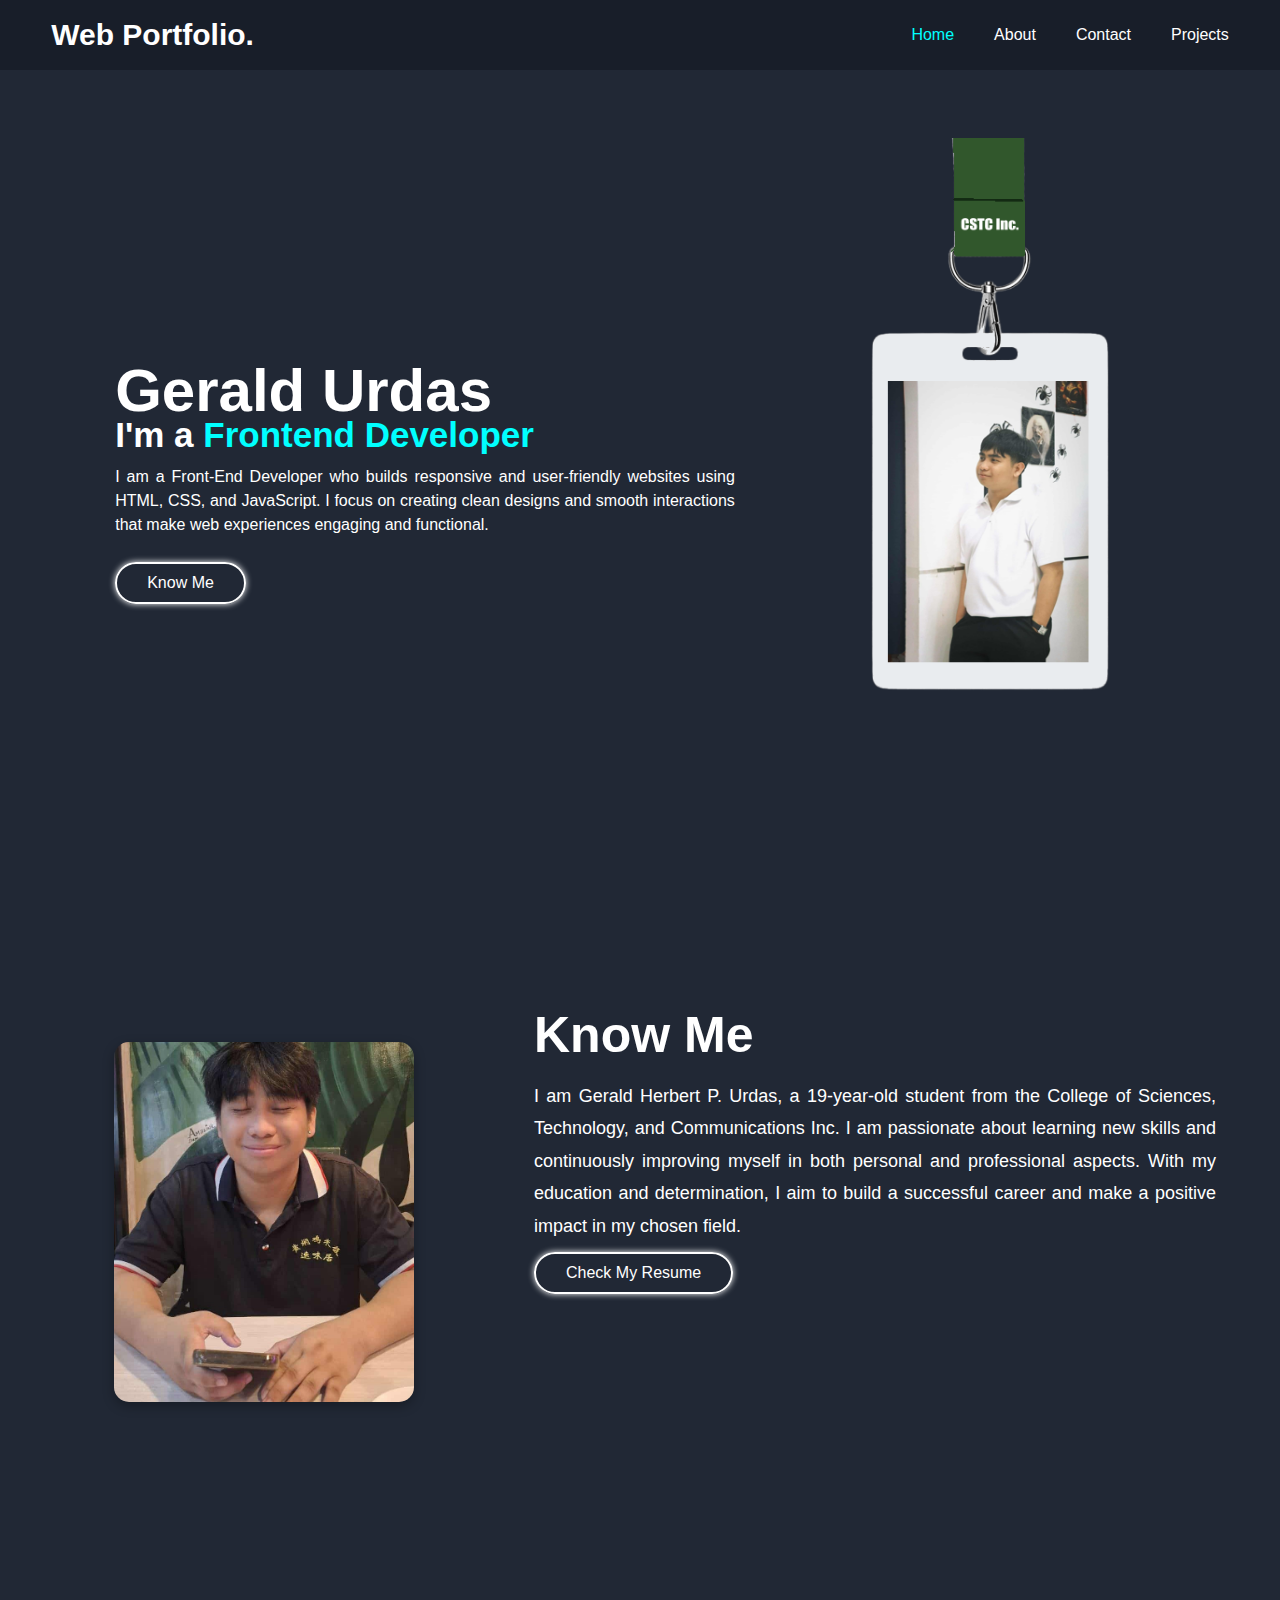
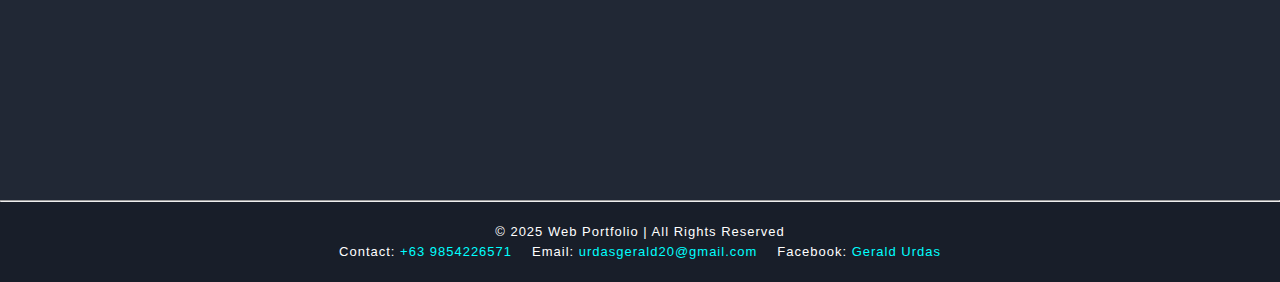
<file: index.html>
<!DOCTYPE html>
<html lang="en">
<head>
  <meta charset="UTF-8">
  <meta name="viewport" content="width=device-width, initial-scale=1.0">
  <title>Home</title>
  <link rel="stylesheet" href="index.css">
</head>
<body>
    
<nav class="navbar">
  <a href="#" class="logo">Web Portfolio.</a>

  <div class="menu-toggle" id="menu-toggle">
    <span></span>
    <span></span>
    <span></span>
  </div>

  <ul class="nav-links" id="nav-links">
    <li><a href="#" class="active">Home</a></li>
    <li><a href="about.html">About</a></li>
    <li><a href="contact.html">Contact</a></li>
    <li><a href="projects.html">Projects</a></li>
  </ul>
</nav> 

<section class="home">
  <div class="home-info">
    <h1>Gerald Urdas</h1>
    <h2>I'm a <span style="color: aqua;">Frontend Developer</span></h2>
    <p>I am a Front-End Developer who builds responsive and user-friendly websites using HTML, CSS, and JavaScript. I focus on creating clean designs and smooth interactions that make web experiences engaging and functional.</p>
    <div class="button">
      <a href="#know-me" class="btn">Know Me</a>
    </div>
  </div>

  <div class="image">
    <img src="id1.png" alt="">
  </div>
</section>

<section id="know-me">
  <div class="text">
    <h1>Know Me</h1>
    <p>I am Gerald Herbert P. Urdas, a 19-year-old student from the College of Sciences, Technology, and Communications Inc. I am passionate about learning new skills and continuously improving myself in both personal and professional aspects. With my education and determination, I aim to build a successful career and make a positive impact in my chosen field.</p>
  </div>

  <div class="know-pic">
    <img src="pic.jpeg" alt="">
  </div>

  <div class="rbutton">
    <a href="resume.html" class="btn">Check My Resume</a>
  </div>
</section>

<hr>

<footer class="footer">
  <p>© 2025 Web Portfolio | All Rights Reserved</p>
  <div class="contact-info">
    <p>Contact: <span style="color: aqua;">+63 9854226571</span></p>
    <p>Email: <span style="color: aqua;">urdasgerald20@gmail.com</span></p>
    <p>Facebook: <a href="https://www.facebook.com/GeraldHerbertUrdas" target="_blank">Gerald Urdas</a></p>
  </div>
</footer>

<script src="index.js"></script>

</body>
</html>
</file>
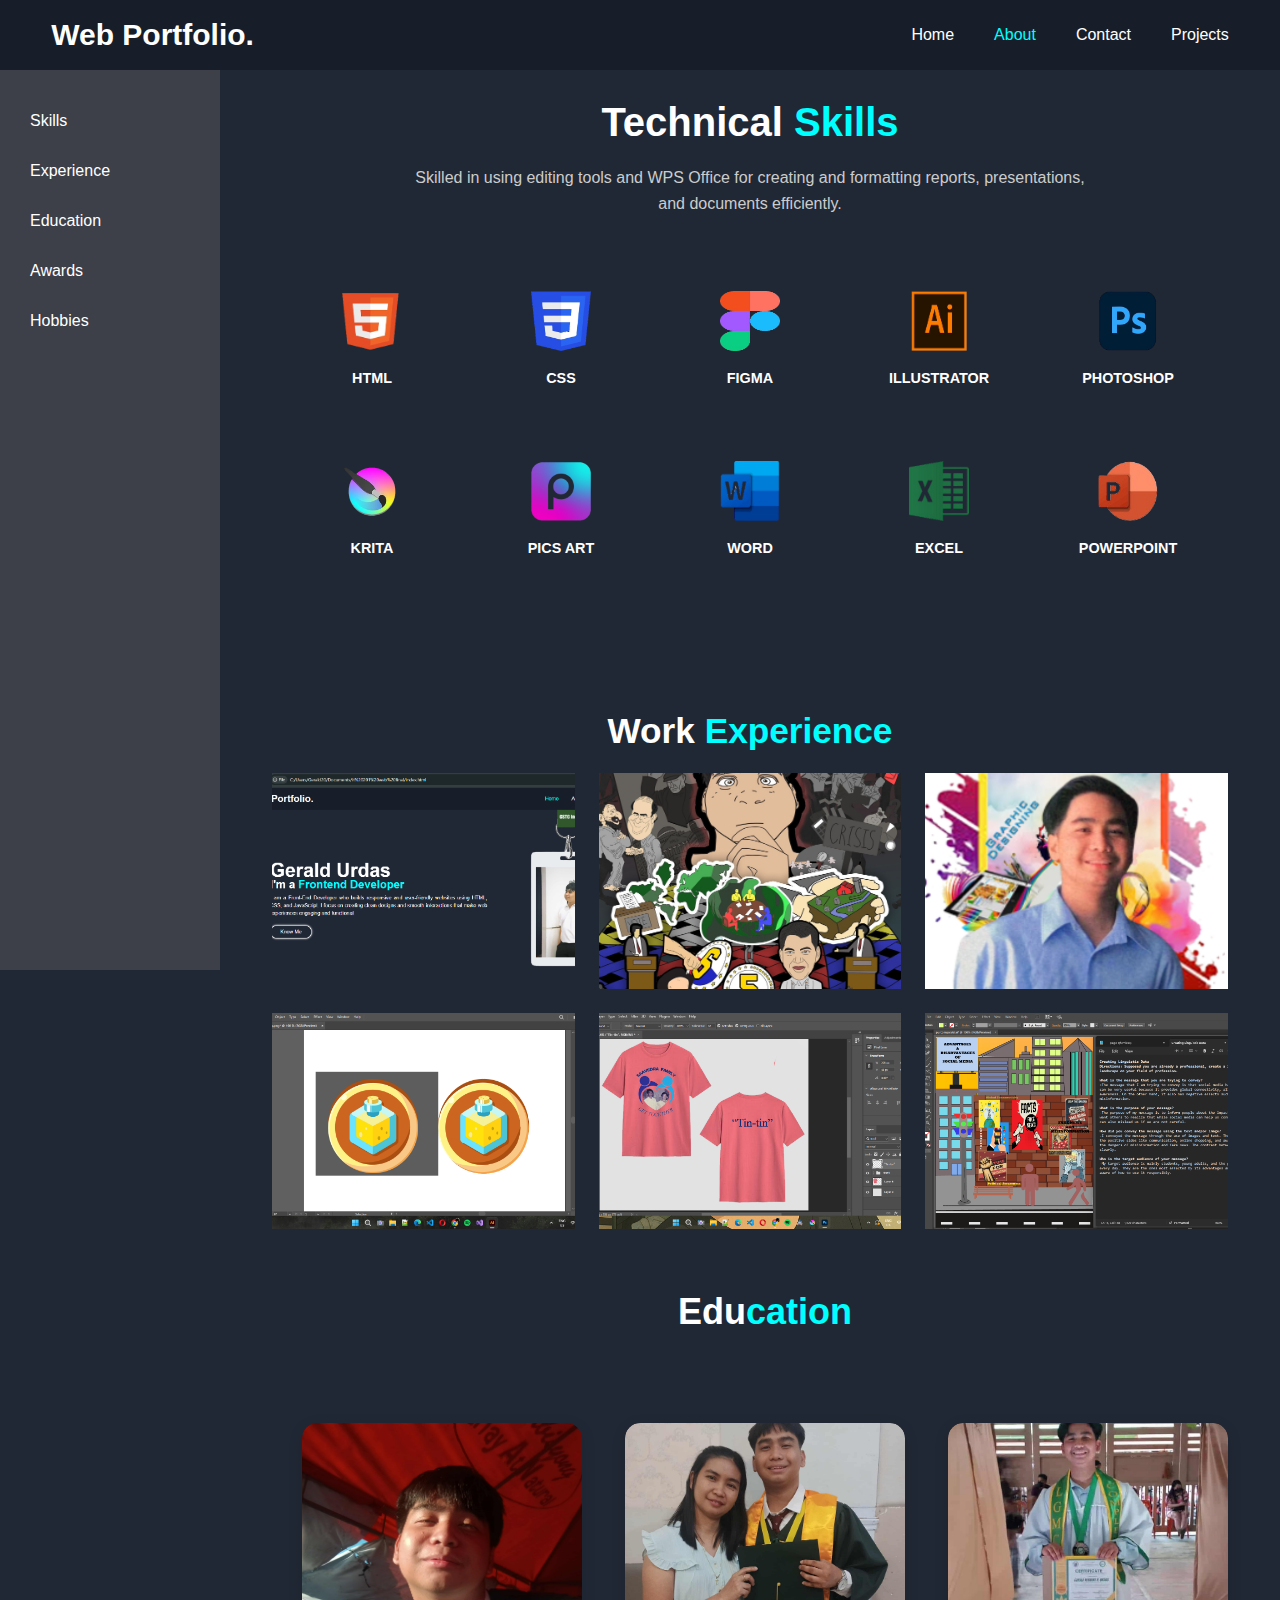
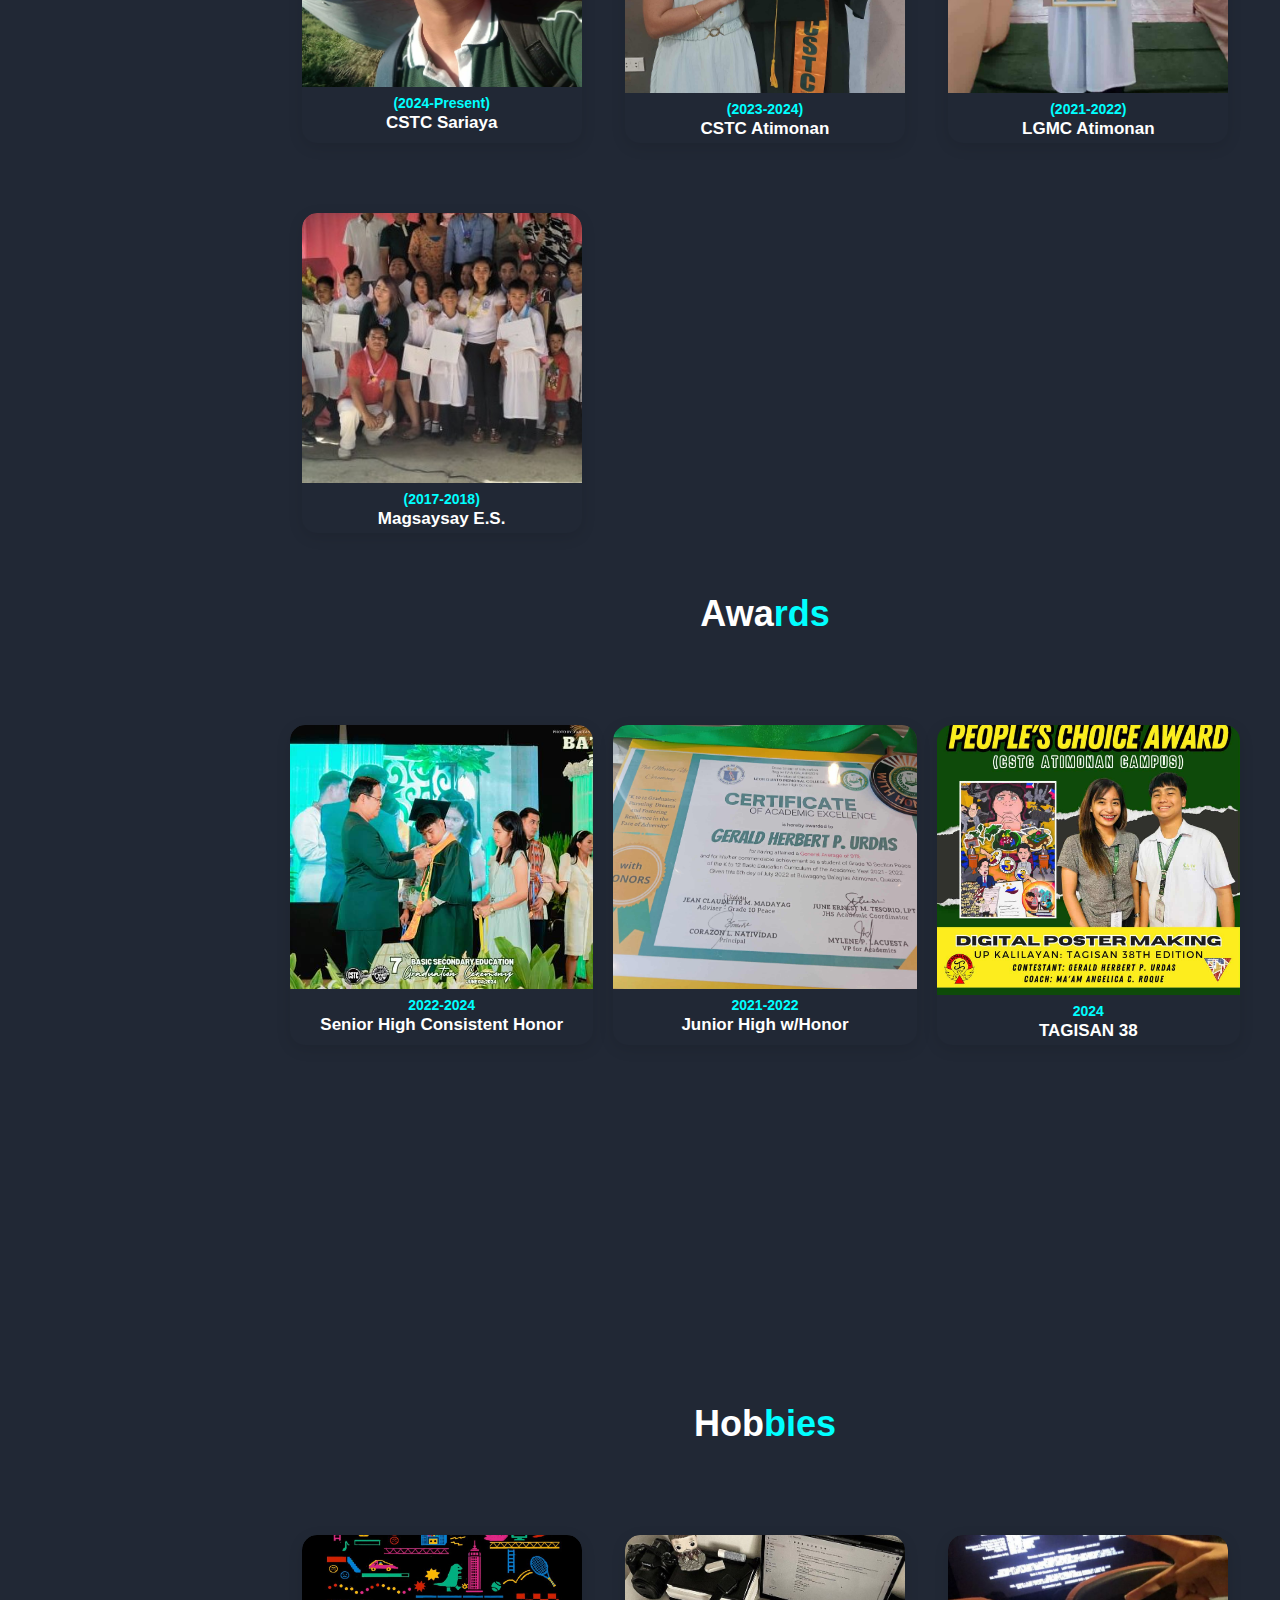
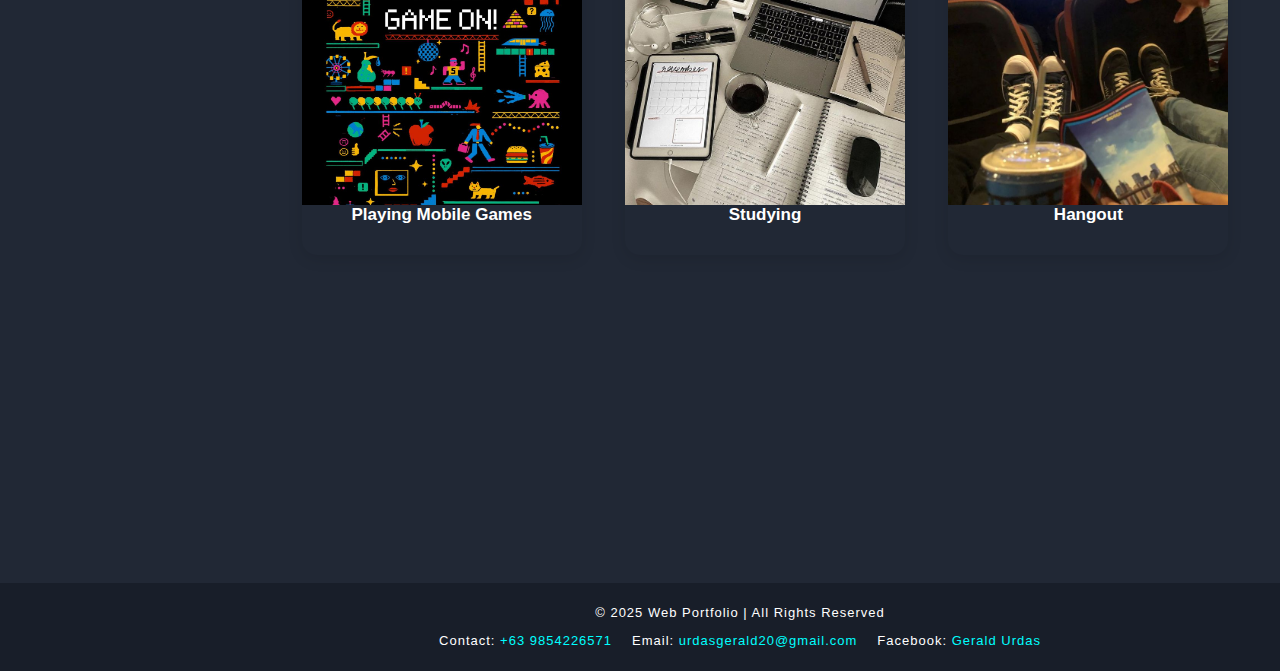
<file: about.html>
<!DOCTYPE html>
<html lang="en">
<head>
  <meta charset="UTF-8" />
  <meta name="viewport" content="width=device-width, initial-scale=1.0" />
  <title>About</title>
  <link rel="stylesheet" href="index.css" />
</head>
<body>

  <!-- Top Navbar -->
  <nav class="navbar">
    <a href="#" class="logo">Web Portfolio.</a>

    <div class="menu-toggle" id="menu-toggle">
      <span></span>
      <span></span>
      <span></span>
    </div>

    <ul class="nav-links" id="nav-links">
      <li><a href="index.html">Home</a></li>
      <li><a href="#" class="active">About</a></li>
      <li><a href="contact.html">Contact</a></li>
      <li><a href="projects.html">Projects</a></li>
    </ul>
  </nav>

  <!-- Side Navbar -->
 <nav class="side-navbar" id="side-navbar">
  <div class="menu-toggle side-toggle" id="side-toggle">
    <span></span>
    <span></span>
    <span></span>
  </div>
  <ul>
    <li><a href="#skills">Skills</a></li>
    <li><a href="#worke">Experience</a></li>
    <li><a href="#educ">Education</a></li>
    <li><a href="#award">Awards</a></li>
    <li><a href="#hobbies">Hobbies</a></li>
  </ul>
</nav>


  <!-- Sections -->
  <section id="skills" class="t-skills">
    <h1>Technical <span style="color: aqua;">Skills</span></h1>
    <p>
      Skilled in using editing tools and WPS Office for creating and formatting reports, presentations, and documents efficiently.
    </p>

    <div class="skills">
      <div class="skill"><img src="html.png" alt="HTML" /><span>HTML</span></div>
      <div class="skill"><img src="css.png" alt="CSS" /><span>CSS</span></div>
      <div class="skill"><img src="figma.png" alt="FIGMA" /><span>FIGMA</span></div>
      <div class="skill"><img src="illustrator.png" alt="ILLUSTRATOR" /><span>ILLUSTRATOR</span></div>
      <div class="skill"><img src="ps.png" alt="PS" /><span>PHOTOSHOP</span></div>
      <div class="skill"><img src="krita.png" alt="krita" /><span>KRITA</span></div>
      <div class="skill"><img src="pics.png" alt="pics" /><span>PICS ART</span></div>
      <div class="skill"><img src="word.png" alt="word" /><span>WORD</span></div>
      <div class="skill"><img src="excel.png" alt="excel" /><span>EXCEL</span></div>
      <div class="skill"><img src="ppt.png" alt="ppt" /><span>POWERPOINT</span></div>
    </div>
  </section>

  <section id="worke" class="work-exp">
    <h1>Work <span style="color: aqua;">Experience</span></h1>
    <div class="exp-container">
      <div class="exp-card"><img src="one.png" alt=""></div>
      <div class="exp-card"><img src="two.jpg" alt=""></div>
      <div class="exp-card"><img src="three.png" alt=""></div>
      <div class="exp-card"><img src="four.png" alt=""></div>
      <div class="exp-card"><img src="five.png" alt=""></div>
      <div class="exp-card"><img src="six.png" alt=""></div>
    </div>
  </section>

  <section id="educ" class="education">
    <h1>Edu<span style="color: aqua;">cation</span></h1>
    <div class="edu-container">
      <div class="edu-card"><img src="present.jpeg" alt=""><h3>(2024-Present)</h3><h2>CSTC Sariaya</h2></div>
      <div class="edu-card"><img src="shs.jpeg" alt=""><h3>(2023-2024)</h3><h2>CSTC Atimonan</h2></div>
      <div class="edu-card"><img src="jhs.jpeg" alt=""><h3>(2021-2022)</h3><h2>LGMC Atimonan</h2></div>
      <div class="edu-card"><img src="elementary.jpeg" alt=""><h3>(2017-2018)</h3><h2>Magsaysay E.S.</h2></div>
    </div>
  </section>

  <section id="award" class="award-sec">
    <h1>Awa<span style="color: aqua;">rds</span></h1>
    <div class="award-container">
      <div class="award-card"><img src="senior.jpeg" alt=""><h3>2022-2024</h3><h2>Senior High Consistent Honor</h2></div>
      <div class="award-card"><img src="junior.jpeg" alt=""><h3>2021-2022</h3><h2>Junior High w/Honor</h2></div>
      <div class="award-card"><img src="up.jpeg" alt=""><h3>2024</h3><h2>TAGISAN 38</h2></div>
    </div>
  </section>

  <section id="hobbies" class="hobbies-sec">
    <h1>Hob<span style="color: aqua;">bies</span></h1>
    <div class="hobbies-container">
      <div class="hobbies-card"><img src="h1.jpg" alt=""><h2>Playing Mobile Games</h2></div>
      <div class="hobbies-card"><img src="h2.jpg" alt=""><h2>Studying</h2></div>
      <div class="hobbies-card"><img src="h3.jpg" alt=""><h2>Hangout</h2></div>
    </div>
  </section>

  <footer class="footer-about">
    <p>© 2025 Web Portfolio | All Rights Reserved</p>
    <div class="contact-info-footer">
      <p>Contact: <span style="color: aqua;">+63 9854226571</span></p>
      <p>Email: <span style="color: aqua;">urdasgerald20@gmail.com</span></p>
      <p>Facebook: <a href="https://www.facebook.com/GeraldHerbertUrdas" target="_blank">Gerald Urdas</a></p>
    </div>
  </footer>

  <script src="index.js"></script>
</body>
</html>
</file>
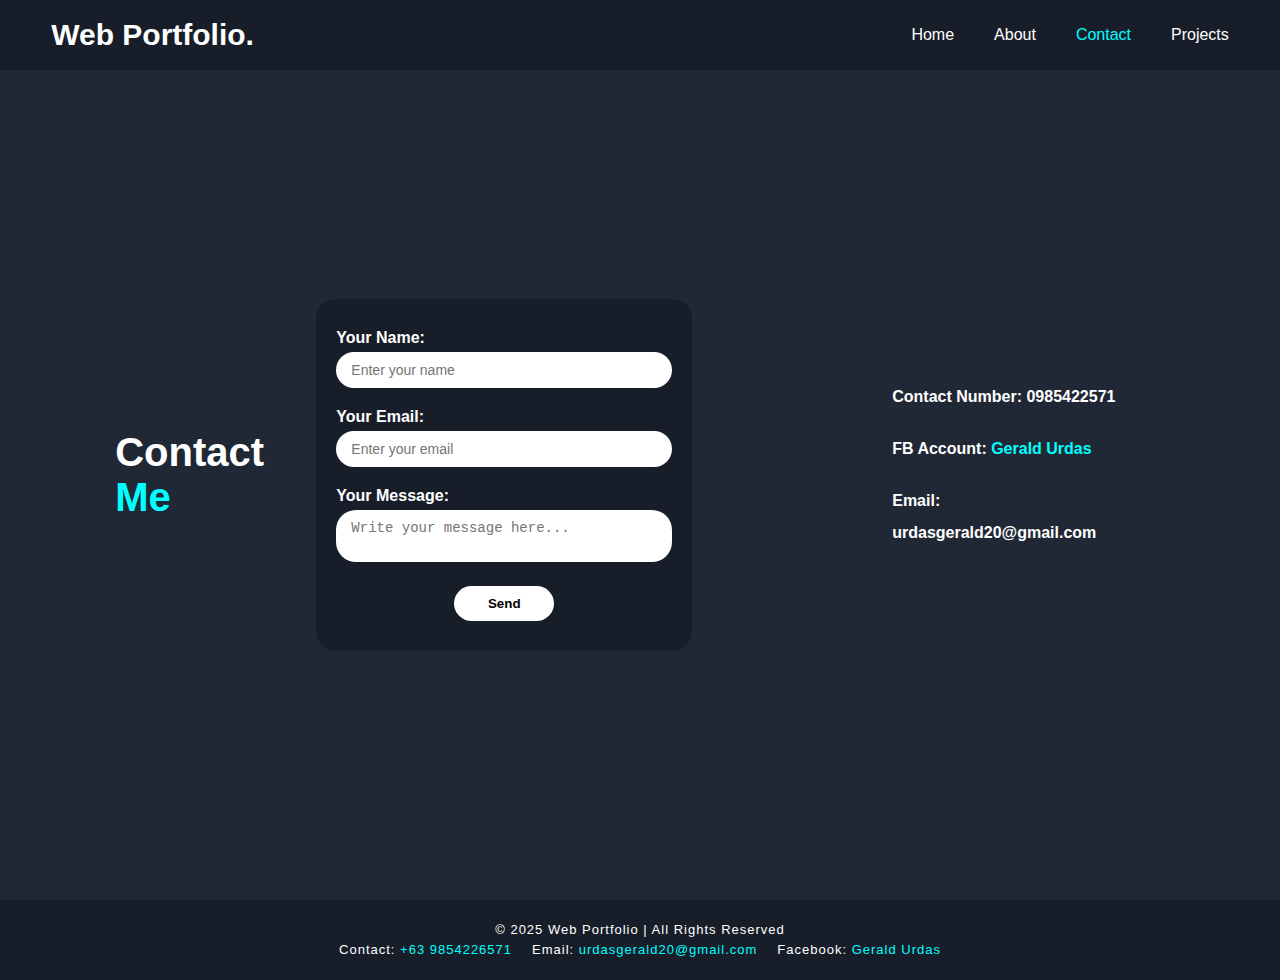
<file: contact.html>
<!DOCTYPE html>
<html lang="en">
<head>
    <meta charset="UTF-8">
    <meta name="viewport" content="width=device-width, initial-scale=1.0">
    <title>Contact</title>
    <link rel="stylesheet" href="index.css">
</head>
<body>
    
<nav class="navbar">
    <a href="#" class="logo">Web Portfolio.</a>

    <div class="menu-toggle" id="menu-toggle">
    <span></span>
    <span></span>
    <span></span>
  </div>

  <ul class="nav-links" id="nav-links">
        <li><a href="index.html">Home</a></li>
        <li><a href="about.html">About</a></li>
        <li><a href="#"  class="active">Contact</a></li>
        <li><a href="projects.html">Projects</a></li>
    </ul>
</nav>

<section class="contact">
  <div class="contact-header">
    <h1>Contact <span style="color: aqua;">Me</span></h1>
  </div>

  <div class="contact-container">
    <form>
      <div class="contact-item">
        <label>Your Name:</label>
        <input type="text" placeholder="Enter your name" required>
      </div>

      <div class="contact-item">
        <label>Your Email:</label>
        <input type="email" placeholder="Enter your email" required>
      </div>

      <div class="contact-msg">
        <label>Your Message:</label>
        <textarea placeholder="Write your message here..." required></textarea>
      </div>

      <div class="contact-send">
        <button type="submit">Send</button>
      </div>
    </form>
  </div>


<div class="contact-in">
  <h3>Contact Number: 0985422571</h3>
  <h3>FB Account: <a href="https://www.facebook.com/GeraldHerbertUrdas" target="_blank"><span style="color: aqua;">Gerald Urdas</span></a></h3>
  <h3>Email: urdasgerald20@gmail.com</h3>
</div>

</section>

<footer class="footer">
  <p>© 2025 Web Portfolio | All Rights Reserved</p>
  <div class="contact-info">
  <p>Contact: <span style="color: aqua;">+63 9854226571</span></p>
  <p>Email: <span style="color: aqua;">urdasgerald20@gmail.com</span></p>
  <p>Facebook: <a href="https://www.facebook.com/GeraldHerbertUrdas" target="_blank">Gerald Urdas</a></p>
  </div>
</footer>

<script src="index.js"></script>

</body>
</html>
</file>
<file: index.css>
/* Global Reset */
* {
  margin: 0;
  padding: 0;
  box-sizing: border-box;
}

html {
  scroll-behavior: smooth;
  scroll-padding-top: 80px; /* prevents overlap if you have a fixed navbar */
}

body {
  background-color: #212835;
  color: #fff;
  font-family: 'Poppins', sans-serif;
}

a {
  color: #fff;
  text-decoration: none;
}

/* Navbar */
.navbar {
  position: fixed;
  left: 0;
  top: 0;
  width: 100%;
  height: 70px;
  padding: 25px 4%;
  background-color: #181e29;
  display: flex;
  justify-content: space-between;
  align-items: center;
  z-index: 100;
}

.navbar .logo {
  font-size: 30px;
  font-weight: 700;
}

.navbar ul {
  display: flex;
}

.navbar ul li {
  list-style: none;
  margin-left: 40px;
}

.navbar ul li a {
  font-weight: 500;
  transition: color 0.3s ease;
}

.navbar ul li a:hover,
.navbar ul li a.active {
  color: aqua;
}

/* Responsive Navbar */
.menu-toggle {
  display: none;
  flex-direction: column;
  justify-content: space-between;
  width: 26px;
  height: 20px;
  cursor: pointer;
}

.menu-toggle span {
  display: block;
  height: 3px;
  width: 100%;
  background: #fff;
  border-radius: 5px;
  transition: all 0.3s ease;
}

.menu-toggle.active span:nth-child(1) {
  transform: rotate(45deg) translate(5px, 5px);
}
.menu-toggle.active span:nth-child(2) {
  opacity: 0;
}
.menu-toggle.active span:nth-child(3) {
  transform: rotate(-45deg) translate(5px, -5px);
}

/* Make nav responsive */
@media (max-width: 900px) {
  .menu-toggle {
    display: flex;
  }

  .navbar ul {
    position: absolute;
    top: 70px;
    left: 0;
    width: 100%;
    background-color: #181e29;
    flex-direction: column;
    align-items: center;
    justify-content: flex-start;
    gap: 20px;
    padding: 20px 0;
    max-height: 0;
    overflow: hidden;
    transition: max-height 0.4s ease, opacity 0.3s ease;
    opacity: 0;
  }

  .navbar ul.active {
    max-height: 300px; /* Adjust if you add more links */
    opacity: 1;
  }

  .navbar ul li {
    margin: 0;
  }

  .navbar ul li a {
    font-size: 20px;
  }
}

/* Home Section */
.home {
  display: flex;
  align-items: center;
  justify-content: space-between;
  height: 100vh;
  padding: 60px 9% 0;
}

.home-info h1 {
  font-size: 60px;
}

.home-info h2 {
  font-size: 35px;
  margin-top: -10px;
}

.home-info p {
  font-size: 16px;
  margin: 10px 0 25px;
  line-height: 1.5;
  text-align: justify;
}

.btn {
  display: inline-block;
  padding: 10px 30px;
  border: 2px solid #fff;
  border-radius: 40px;
  box-shadow: 0 0 6px;
  font-size: 16px;
  text-decoration: none;
  transition: all 0.3s ease;
}

.btn:hover {
  background: transparent;
  color: aqua;
  box-shadow: none;
}

.image img {
  width: 350px;
  height: 580px;
  margin-top: -100px;
  margin-left: 80px;
}

/* Home Section Responsive */
@media (max-width: 1000px) {
  .home {
    flex-direction: column;
    text-align: center;
    justify-content: flex-start;
    align-items: center;
    padding: 120px 5% 60px;
    height: auto;
    gap: 30px; /* space between text/button and image */
  }

  /* Text container first */
  .home-info {
    order: 1;
    margin-bottom: 10px;
    width: 100%;
  }

  .home-info h1 {
    font-size: 42px;
    margin-bottom: 10px;
  }

  .home-info h2 {
    font-size: 26px;
    margin-bottom: 15px;
  }

  .home-info p {
    font-size: 16px;
    line-height: 1.6;
    margin-bottom: 20px;
    text-align: justify;
  }

  /* Center the button below the text */
  .home-info .button {
    display: flex;
    justify-content: center;
    width: 100%;
    margin-top: 10px;
  }

  .home-info .button .btn {
    padding: 10px 28px;
    font-size: 16px;
    border-radius: 40px;
  }

  /* Image last */
  .image {
    order: 2;
    margin-top: 25px;
  }

  .image img {
    width: 260px;
    height: auto;
    border-radius: 10px;
    margin: 0 auto;
    display: block;

    /* 🧩 FIX: reset desktop offsets that cause overlap */
    margin-top: 0 !important;
    margin-left: 0 !important;
  }
}

/* Know Me Section */
#know-me {
  padding: 90px 5%;
  min-height: 100vh;
}

#know-me .text p {
  color: #fff;
  font-size: 18px;
  line-height: 1.8;
  margin-left: 470px;
  text-align: justify;
}

#know-me .text h1 {
  color: #fff;
  font-size: 50px;
  line-height: 1.8;
  margin-left: 470px;
  text-align: justify;
}

.know-pic {
  width: 300px;
  height: 360px;
  overflow: hidden;
  border-radius: 15px;
  box-shadow: 0 4px 12px rgba(0, 0, 0, 0.3);
  transition: transform 0.3s ease;
  margin-top: -200px;
  margin-left: 50px;
}

.know-pic img {
  width: 100%;
  height: 100%;
  object-fit: cover;
  transition: transform 0.4s ease, filter 0.4s ease;
}

.know-pic:hover img {
  transform: scale(1.1);
  filter: brightness(1.2);
}

.rbutton{
  margin-left: 470px;
  margin-top: -150px;
}

/* Know Me Section Responsive */
@media (max-width: 1000px) {
  #know-me {
    display: flex;
    flex-direction: column;
    align-items: center;
    justify-content: flex-start;
    text-align: center;
    padding: 100px 5% 60px;
    gap: 30px;
  }

  .know-pic {
    order: 1;
    margin: 0;
     width: 100%;
    display: flex;
    justify-content: center;
  }

  .know-pic img {
    width: 260px;
    height: auto;
    border-radius: 10px;
    display: block;
  }

  
  #know-me .text {
    order: 2;
    margin: 0;
    width: 100%;
  }

  #know-me .text h1 {
    font-size: 38px;
    margin: 10px 0;
    line-height: 1.3;
    margin-left: 0 !important; /* override desktop offset */
  }

  #know-me .text p {
    font-size: 16px;
    line-height: 1.6;
    text-align: justify;
    margin: 10px 0 20px;
    margin-left: 0 !important; /* override desktop offset */
  }

  .rbutton {
    order: 3;
    margin: 0;
    display: flex;
    justify-content: center;
    width: 100%;
  }

  .rbutton .btn {
    padding: 10px 28px;
    font-size: 16px;
    border-radius: 40px;
  }
}


.footer p {
  margin: 0;
  letter-spacing: 1px;
  line-height: 20px;
}

.footer {
  background-color: #181e29;
  color: #fff;
  text-align: center;
  padding: 20px 0;
  font-size: 13px;
}

.footer a {
  color: aqua;
  text-decoration: none;
}

.footer a:hover {
  text-decoration: underline;
}

.contact-info {
  display: flex;
  justify-content: center;
  gap: 20px;
  flex-wrap: wrap;
}

.contact-info p {
  margin: 0;
}


/*About Css*/

/* Sidebar */
.side-navbar {
  width: 220px;
  height: 100vh;
  background-color: #3d3f49;
  padding: 20px;
  position: fixed;
  left: 0;
  top: 0;
  display: flex;
  flex-direction: column;
  justify-content: flex-start;
  margin-top: 70px;
}


.side-navbar ul {
  list-style: none;
  padding: 0;
  margin: 0;
  width: 100%;
}

.side-navbar ul li {
  margin: 12px 0;
}

.side-navbar ul li a {
  color: white;
  text-decoration: none;
  display: block;
  padding: 10px;
  border-radius: 8px;
  transition: 0.3s;
}

.side-navbar ul li a:hover,
.side-navbar ul li a.act {
  background-color: aqua;
  color: #1e1e2f;
}

/* Main Content */

.t-skills {
  text-align: center;
  padding: 100px 70px;
  margin-left: 220px;
}

.t-skills h1 {
  color: #ffffff;
  font-size: 2.5rem;
  margin-bottom: 20px;
}

.t-skills p {
  max-width: 700px;
  margin: 0 auto 50px;
  line-height: 1.6;
  color: #ccc;
}

.skills {
  display: grid;
  grid-template-columns: repeat(auto-fit, minmax(150px, 1fr));
  gap: 25px;
  justify-items: center;
}

.skill {
  border-radius: 10px;
  padding: 25px 15px;
  text-align: center;
  transition: transform 0.3s, box-shadow 0.3s;
  width: 130px;
}

.skill:hover {
  transform: translateY(-8px);
  box-shadow: 0 5px 15px rgb(0, 219, 248);
}

.skill img {
  width: 60px;
  height: 60px;
  margin-bottom: 10px;
}

.skill span {
  display: block;
  font-weight: 600;
  font-size: 0.9rem;
  color: #fff;
  margin-top: 5px;
}

/*Work EXp*/
.work-exp {
  margin-left: 220px;
  padding: 30px 50px;
  color: #fff;
  text-align: center;
}

.work-exp h1 {
  font-size: 2.2rem;
  margin-bottom: 20px;
}

.exp-container {
  display: grid;
  grid-template-columns: repeat(auto-fit, minmax(280px, 1fr));
  gap: 20px;
  justify-items: center;
}

.exp-card {
  width: 100%;
  max-width: 320px;
  height: 220px;
  padding: 2px;
  border-radius: 10px;
  color: #fff;
  text-align: left;
  transition: transform 0.3s ease;
}

.exp-card:hover {
   transform: translateY(-8px);
  box-shadow: 0 5px 15px rgb(0, 219, 248);
}


.exp-card img{
width: 100%;
  height: 100%;
  object-fit: cover; 
}

/*Education*/

.education {
  margin-left: 250px;
  padding: 30px 40px;
  min-height: 90vh;
  text-align: center;
}

.education h1 {
  font-size: 36px;
  color: #fff;
  margin-bottom: 40px;
  text-align: center;
}

.edu-container {
  display: grid;
  grid-template-columns: repeat(auto-fit, minmax(240px, 1fr));
  gap: 20px;
  justify-items: center;
}

.edu-card {

  border-radius: 15px;
  overflow: hidden;
  box-shadow: 0 4px 15px rgba(0,0,0,0.1);
  transition: transform 0.3s ease, box-shadow 0.3s ease;
  width: 100%;
  max-width: 280px;
  height: 320px;
  display: flex;
  flex-direction: column;
  justify-content: flex-start;
  align-items: center;
  padding: 0;
  margin-top: 50px;
}

.edu-card:hover {
  transform: translateY(-5px);
  box-shadow: 0 8px 20px rgba(7, 240, 220, 0.973);
}

.edu-card img {
  width: 100%;
  height: 270px;
  object-fit: cover;
  border-top-left-radius: 15px;
  border-top-right-radius: 15px;
  margin: 0;
}

.edu-card h3 {
  font-size: 14px;
  color: aqua;
  margin: 8px 0 2px;
}

.edu-card h2 {
  font-size: 17px;
  color: white;
  margin-bottom: 10px;
}

/*Awards*/

.award-sec {
  margin-left: 250px;
  padding: 30px 40px;
  min-height: 90vh;
  text-align: center;
}

.award-sec h1 {
  font-size: 36px;
  color: #fff;
  margin-bottom: 40px;
  text-align: center;
}

.award-container {
  display: grid;
  grid-template-columns: repeat(auto-fit, minmax(240px, 1fr));
  gap: 20px;
  justify-items: center;
}

.award-card {
  border-radius: 15px;
  overflow: hidden;
  box-shadow: 0 4px 15px rgba(0,0,0,0.1);
  transition: transform 0.3s ease, box-shadow 0.3s ease;
  width: 100%;
  max-width: 580px;
  height: 320px;
  display: flex;
  flex-direction: column;
  justify-content: flex-start;
  align-items: center;
  padding: 0;
    margin-top: 50px;
}

.award-card:hover {
  transform: translateY(-5px);
  box-shadow: 0 8px 20px rgba(7, 240, 220, 0.973);
}

.award-card img {
  width: 100%;
  height: 270px;
  object-fit: cover;
  border-top-left-radius: 15px;
  border-top-right-radius: 15px;
  margin: 0;
}

.award-card h3 {
  font-size: 14px;
  color: aqua;
  margin: 8px 0 2px;
}

.award-card h2 {
  font-size: 17px;
  color: white;
  margin-bottom: 10px;
}

/*Hobbies*/

.hobbies-sec {
  margin-left: 250px;
  padding: 30px 40px;
  min-height: 90vh;
  text-align: center;
}

.hobbies-sec h1 {
  font-size: 36px;
  color: #fff;
  margin-bottom: 40px;
  text-align: center;
}

.hobbies-container {
  display: grid;
  grid-template-columns: repeat(auto-fit, minmax(240px, 1fr));
  gap: 20px;
  justify-items: center;
}

.hobbies-card {
  border-radius: 15px;
  overflow: hidden;
  box-shadow: 0 4px 15px rgba(0, 0, 0, 0.1);
  transition: transform 0.3s ease, box-shadow 0.3s ease;
  width: 100%;
  max-width: 280px;
  height: 320px;
  display: flex;
  flex-direction: column;
  justify-content: flex-start;
  align-items: center;
  padding: 0;
    margin-top: 50px;
}

.hobbies-card:hover {
  transform: translateY(-5px);
  box-shadow: 0 8px 20px rgba(7, 240, 220, 0.973);
}

.hobbies-card img {
  width: 100%;
  height: 270px;
  object-fit: cover;
  border-top-left-radius: 15px;
  border-top-right-radius: 15px;
  margin: 0;
}

.hobbies-card h3 {
  font-size: 14px;
  color: aqua;
  margin: 8px 0 2px;
}

.hobbies-card h2 {
  font-size: 17px;
  color: white;
  margin-bottom: 10px;
}

.footer-about {
  background-color: #181e29;
  color: #fff;
  text-align: center;
  padding: 20px 0;
  font-size: 13px;
}

.footer-about p {
  margin: 0;
  letter-spacing: 1px;
  line-height: 20px;
  margin-left: 200px;
}

.footer-about a {
  color: aqua;
  text-decoration: none;
}

.footer-about a:hover {
  text-decoration: underline;
}


.contact-info-footer {
  display: flex;
  justify-content: center;
  gap: 20px;
  flex-wrap: wrap;
  margin-top: 8px;
    margin-left: 200px;
}

.contact-info-footer p {
  margin: 0;
}

/* Footer responsive */
@media (max-width: 700px) {
  .footer {
    font-size: 12px;
    padding: 25px 10px;
  }

  .contact-info {
    flex-direction: column;
    gap: 8px;
  }
}


/*Contact PAGE*/

.contact {
  display: flex;
  align-items: center;
  justify-content: space-between;
  height: 100vh;
  padding: 50px 9% 0;
}

.contact-header h1 {
  font-size: 40px;
}

.contact-container {
  background-color: #181e29;
  border-radius: 20px;
  height: auto;
  width: 400px;
  margin-right: 170px;
  padding: 30px 20px;
}

form {
  display: flex;
  flex-direction: column;
  align-items: center;
}

.contact-item,
.contact-msg {
  width: 100%;
  margin-bottom: 20px;
  text-align: left;
}

.contact-item label,
.contact-msg label {
  display: block;
  margin-bottom: 5px;
  font-weight: bold;
  color: #fff;
}

.contact-item input,
.contact-msg textarea {
  width: 100%;
  background-color: #ffffff;
  border: none;
  border-radius: 20px;
  padding: 10px 15px;
  font-size: 14px;
  color: #000;
  resize: none;
}

.contact-item input:focus,
.contact-msg textarea:focus {
  outline: 2px solid aqua;
}

.contact-send button {
  background-color: #ffffff;
  border: none;
  border-radius: 20px;
  height: 35px;
  width: 100px;
  font-weight: bold;
  cursor: pointer;
  transition: 0.3s;
}

.contact-send button:hover {
  background-color: #00f5d4;
}


.contact-in {
  background-color: #212835;
  width: 320px;
  margin: 0 auto;
  padding: 30px;
  border-radius: 10px;
  color: white;
  text-align: left;
}

.contact-in h3 {
  margin-bottom: 20px;
  line-height: 2.0;
  font-weight: 600;
  font-size: 16px;
}

/* CONTACT PAGE RESPONSIVE */
@media (max-width: 1000px) {
  .contact {
    display: flex;
    flex-direction: column;
    justify-content: flex-start;
    align-items: center;
    text-align: center;
    height: auto;
    padding: 100px 5% 60px;
    gap: 10px; /* reduced space between sections */
  }

  .contact-header {
    order: 1;
  }

  .contact-header h1 {
    font-size: 34px;
    margin-bottom: 10px;
  }

  .contact-in {
    order: 2; /* contact info box second */
    background-color: #181e29;
    width: 100%;
    max-width: 400px;
    padding: 20px;
    border-radius: 12px;
  }

  .contact-in h3 {
    font-size: 15px;
    line-height: 1.6;
    margin-bottom: 5px;
  }

  .contact-container {
    order: 3; /* form last */
    width: 100%;
    max-width: 400px;
    margin: 0;
  }

  .contact-container form {
    padding: 0;
  }

  .contact-item input,
  .contact-msg textarea {
    font-size: 15px;
  }

  .contact-send button {
    width: 100%;
    font-size: 15px;
  }
}

/* For very narrow phones (max 600px) */
@media (max-width: 600px) {
  .contact {
    padding: 90px 4% 50px;
    gap: 8px;
  }

  .contact-header h1 {
    font-size: 28px;
    margin-bottom: 6px;
  }

  .contact-in {
    padding: 18px;
  }

  .contact-in h3 {
    font-size: 14px;
    margin-bottom: 4px;
  }
}


/*Projects*/

.projects-section {
  margin-top: 100px; /* keeps below navbar */
  padding: 40px 5%;
}

.wrap {
  max-width: 1200px;
  margin: 0 auto;
  padding: 20px;
  margin-top: 80px;
}

.projects {
  display: grid;
  gap: 40px;
}

.project {
  position: relative;
  width: 100%;
  aspect-ratio: 16 / 9;
  border-radius: 16px;
  overflow: hidden;
  box-shadow: 0 6px 20px rgba(0,0,0,0.5);
}

.project img {
  width: 100%;
  height: 100%;
  object-fit: cover;
  transition: transform 0.4s ease;
  display: block;
}

.project img:hover {
  transform: scale(1.05);
}

.project h2 {
  position: absolute;
  bottom: 16px;
  left: 20px;
  margin: 0;
  font-size: 28px;
  color: #fff;
  text-shadow: 0 3px 6px rgba(0,0,0,0.7);
}

/* --- Responsive --- */
@media (max-width: 768px) {
  .menu-toggle {
    display: flex;
  }

  .nav-links {
    position: absolute;
    top: 70px;
    right: 0;
    background: #212835;
    width: 100%;
    flex-direction: column;
    align-items: center;
    gap: 20px;
    padding: 20px 0;
    display: none;
  }

  .nav-links.active {
    display: flex;
  }

  .projects-section {
    margin-top: 90px;
  }
}


/*resume*/

/* Resume Section */
.resume-section {
  position: relative;
  height: 100vh;
  width: 100%;
  background-color: #121212; /* dark background */
  display: flex;
  justify-content: center;
  align-items: center;
  padding: 20px;
}

/* PDF Viewer */
.pdf-viewer {
  width: 80%;
  height: 85%;
  box-shadow: 0 0 20px rgba(0, 0, 0, 0.5);
  border-radius: 12px;
  overflow: hidden;
}

.pdf-viewer iframe {
  width: 100%;
  height: 100%;
  border: none;
  border-radius: 12px;
}

/* Back Button */
.backbutton {
  position: absolute;
  top: 25px;
  left: 25px;
  background: none;
  border: none;
  color: #fff;
  font-size: 28px;
  cursor: pointer;
  transition: color 0.3s ease;
}

.backcbutton:hover {
  color: aqua;
}



/* Make side-navbar collapse into hamburger menu */
@media (max-width: 1000px) {
  .side-navbar {
    position: fixed;
    top: 70px;
    left: -220px; /* hide most of it */
    width: 220px;
    height: calc(100vh - 70px);
    background-color: #2b2f3a;
    padding-top: 30px;
    transition: left 0.4s ease;
    z-index: 999;
    border-top-right-radius: 8px;
    border-bottom-right-radius: 8px;
     margin-top: 0;
  }

  /* Bookmark tab visible */
  .side-navbar::before {
    content: '›'; 
  position: absolute;
  right: -25px; /* smaller width */
  top: 50%;
  transform: translateY(-50%);
  width: 25px;
  height: 80px;
  background-color: #2b2f3a;
  border-top-right-radius: 8px;
  border-bottom-right-radius: 8px;
  cursor: pointer;
  color: white;
  font-size: 20px;
  display: flex;
  align-items: center;
  justify-content: center;
  transition: background 0.3s, color 0.3s;
}

/* Rotate arrow when open */
  .side-navbar.active::before {
    content: '‹';
    position: absolute;
  right: -25px; /* smaller width */
  top: 50%;
  transform: translateY(-50%);
  width: 25px;
  height: 80px;
  background-color: #2b2f3a;
  border-top-right-radius: 8px;
  border-bottom-right-radius: 8px;
  cursor: pointer;
  color: white;
  font-size: 20px;
  display: flex;
  align-items: center;
  justify-content: center;
  transition: background 0.3s, color 0.3s;
  }

.side-navbar::before:hover {
  background-color: aqua;
  color: #1e1e2f;
}

  .side-navbar.active {
    left: 0;
  }

  /* Toggle button inside bookmark */
  .side-toggle {
    position: absolute;
    top: 20px;
    right: 10px;
    cursor: pointer;
    z-index: 1001;
  }

  .side-toggle span {
    display: block;
    width: 25px;
    height: 3px;
    background-color: white;
    margin: 5px 0;
    transition: 0.3s;
  }

  .side-navbar ul {
    list-style: none;
    display: flex;
    flex-direction: column;
    align-items: center;
    gap: 20px;
    opacity: 0;
    transition: opacity 0.3s ease-in-out;
    padding: 0;
    margin-top: 80px;
  }

  .side-navbar.active ul {
    opacity: 1;
  }

  .side-navbar ul li {
    margin: 10px 0;
  }

  .side-navbar ul li a {
    font-size: 18px;
    text-align: center;
    width: 100%;
    display: block;
  }
   .side-navbar ul li a:hover {
    color: aqua;
  }

  /* Arrange experience cards by 2s */
  .exp-container {
    grid-template-columns: repeat(2, 1fr);
    gap: 15px;
  }

  /* Adjust About main content when sidebar is hidden */
  .t-skills,
  .work-exp,
  .education,
  .award-sec,
  .hobbies-sec,
  .footer-about {
    margin-left: 0 !important;
    padding: 100px 20px;
  }


  /* Adjust text and spacing */
  .t-skills h1,
  .work-exp h1,
  .education h1,
  .award-sec h1,
  .hobbies-sec h1 {
    font-size: 28px;
  }

  .t-skills p {
    font-size: 15px;
  }

  /* Footer center */
  .footer-about p,
  .contact-info-footer {
    margin-left: 0 !important;
  }

  .contact-info-footer {
    flex-direction: column;
    align-items: center;
    gap: 10px;
  }
}

/* For very narrow devices (phones under 600px) */
@media (max-width: 600px) {
  .exp-container {
    grid-template-columns: 1fr; /* one per row */
  }

  .edu-container,
  .award-container,
  .hobbies-container {
    grid-template-columns: 1fr;
  }

  .t-skills {
    padding: 80px 15px;
  }

  .t-skills h1 {
    font-size: 24px;
  }
}
</file>
